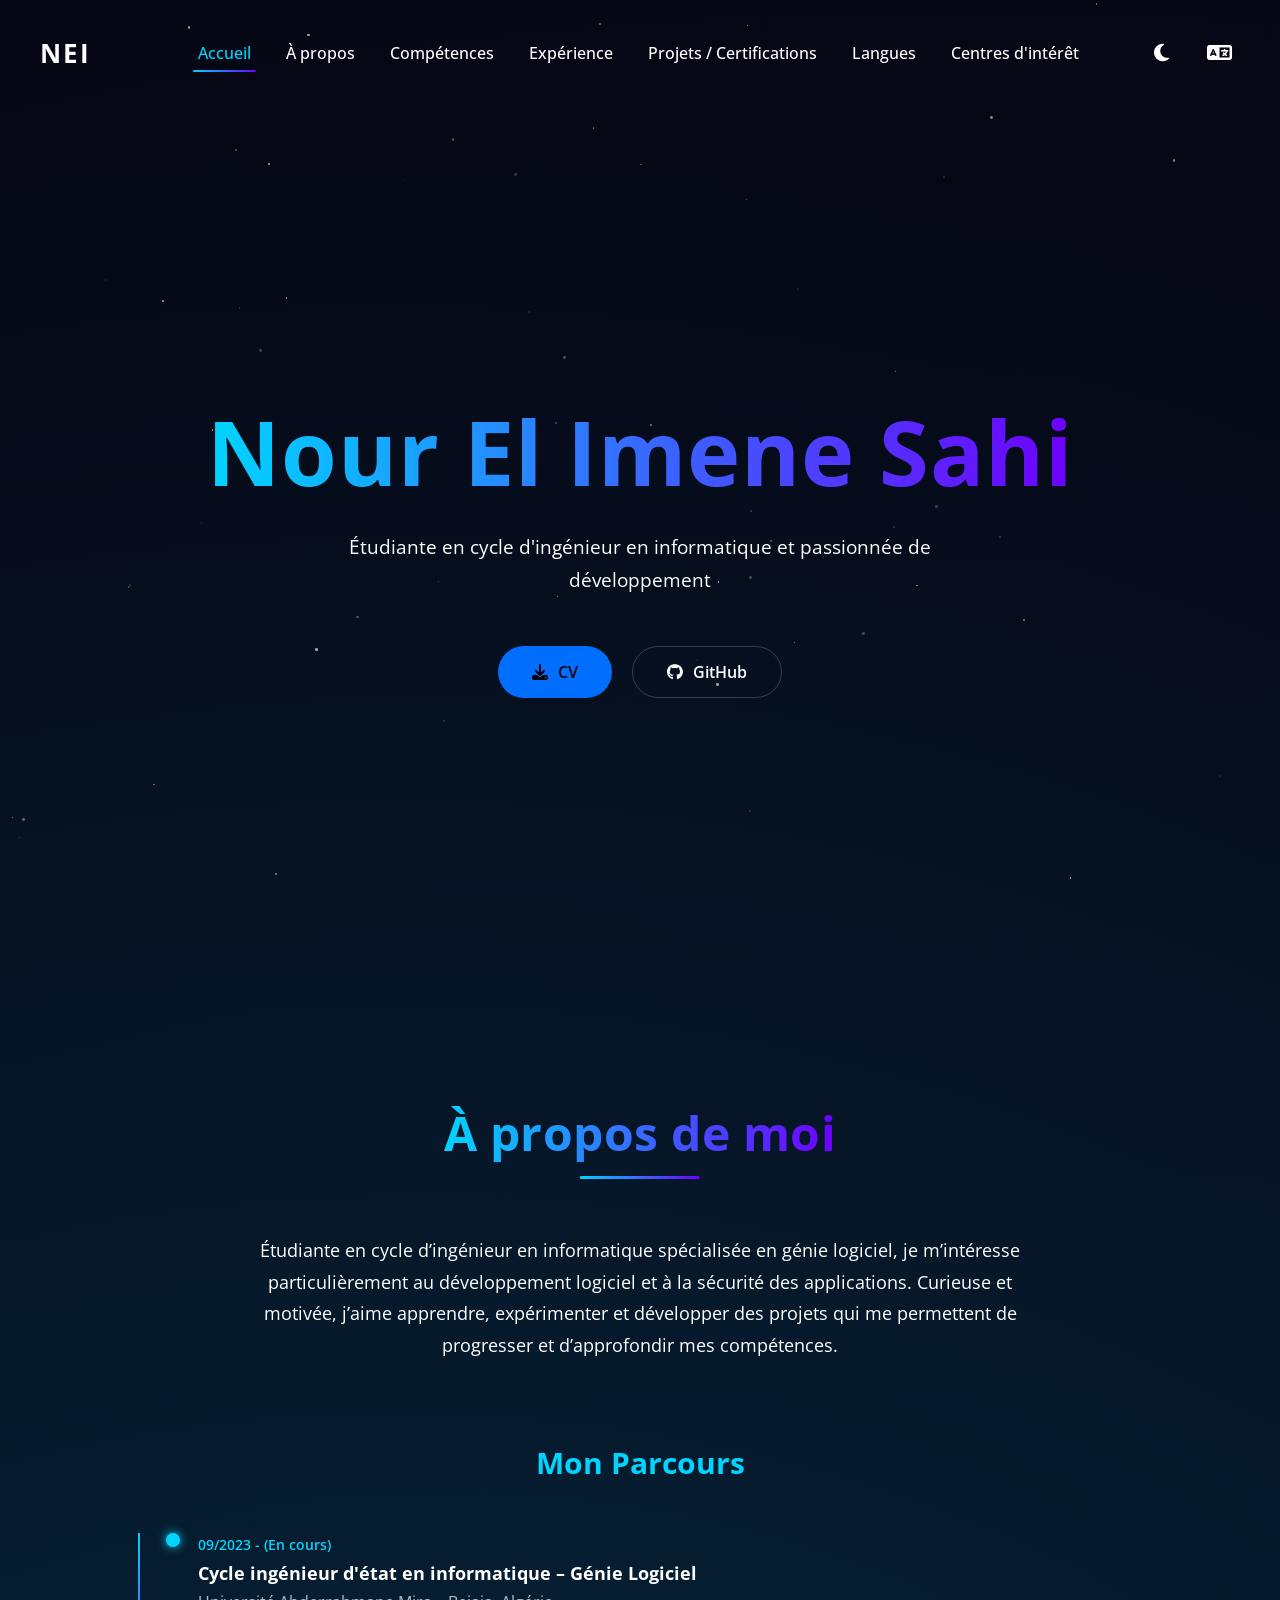
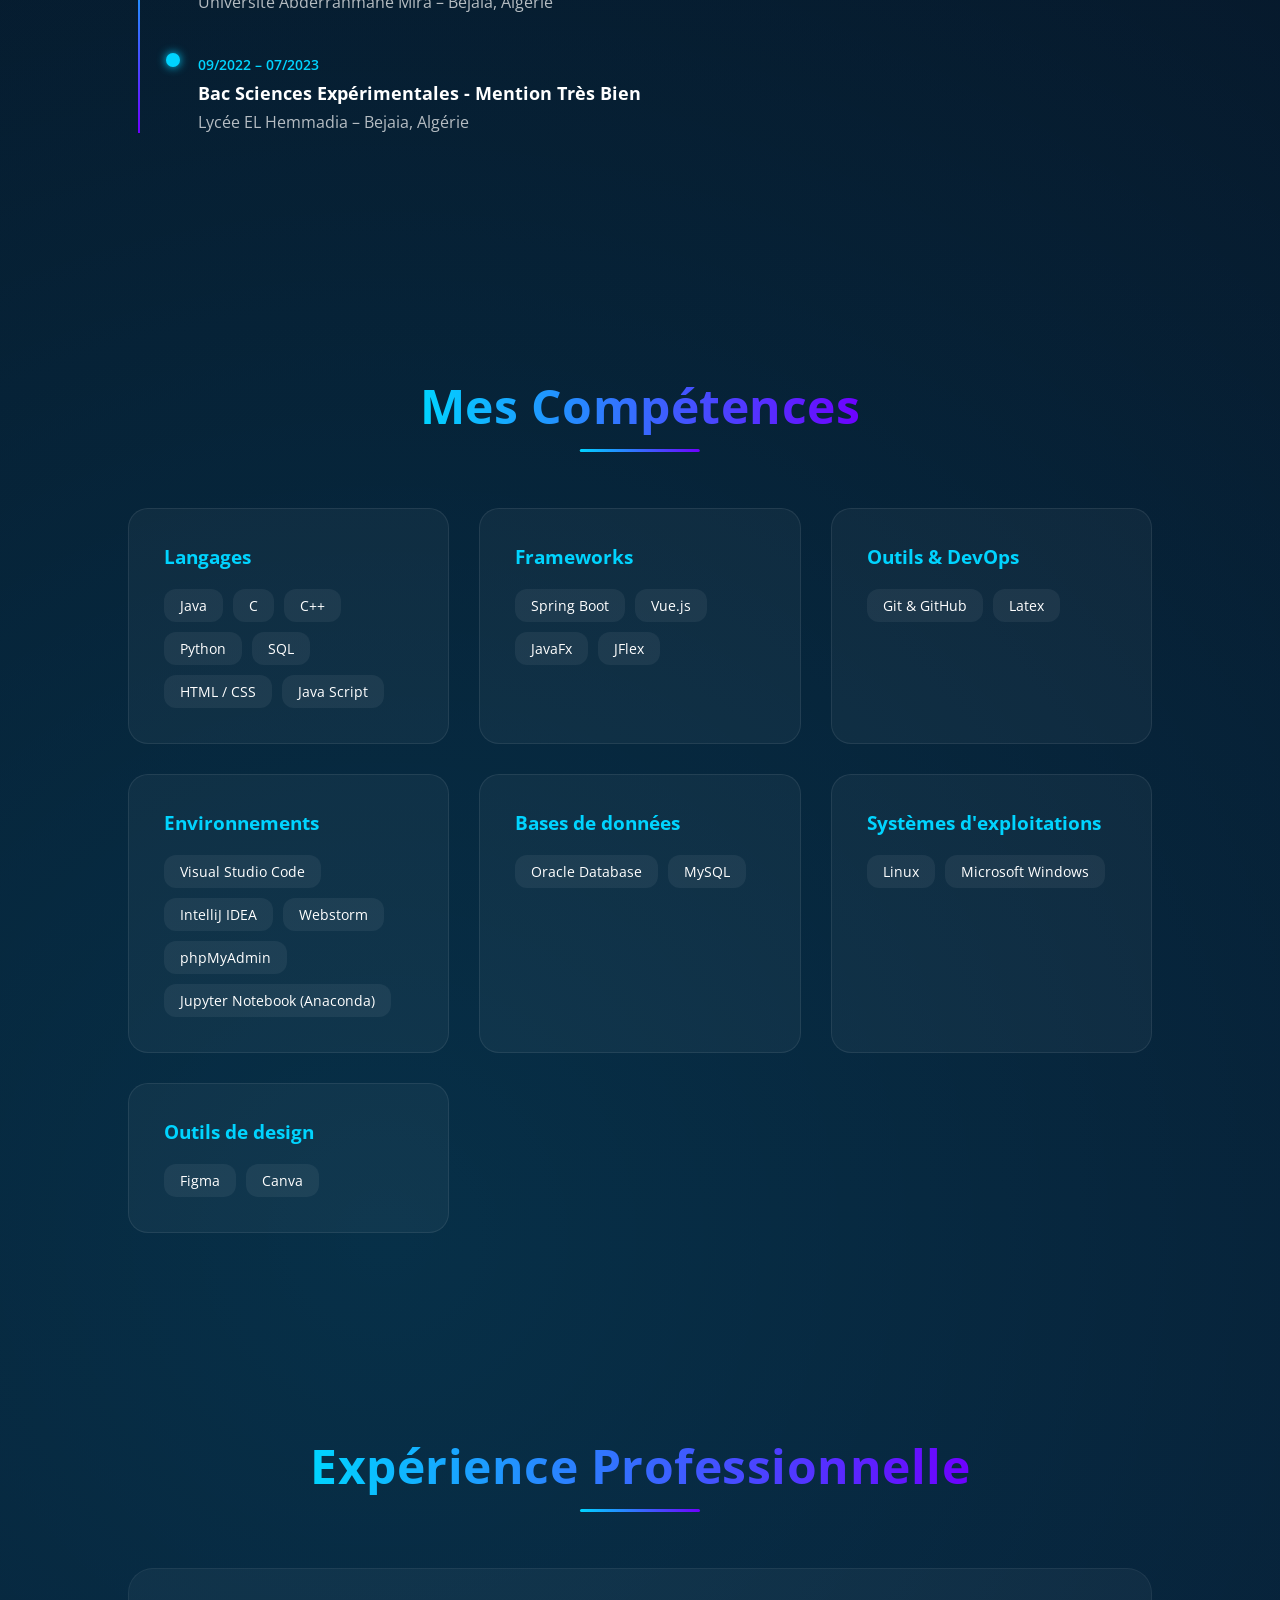
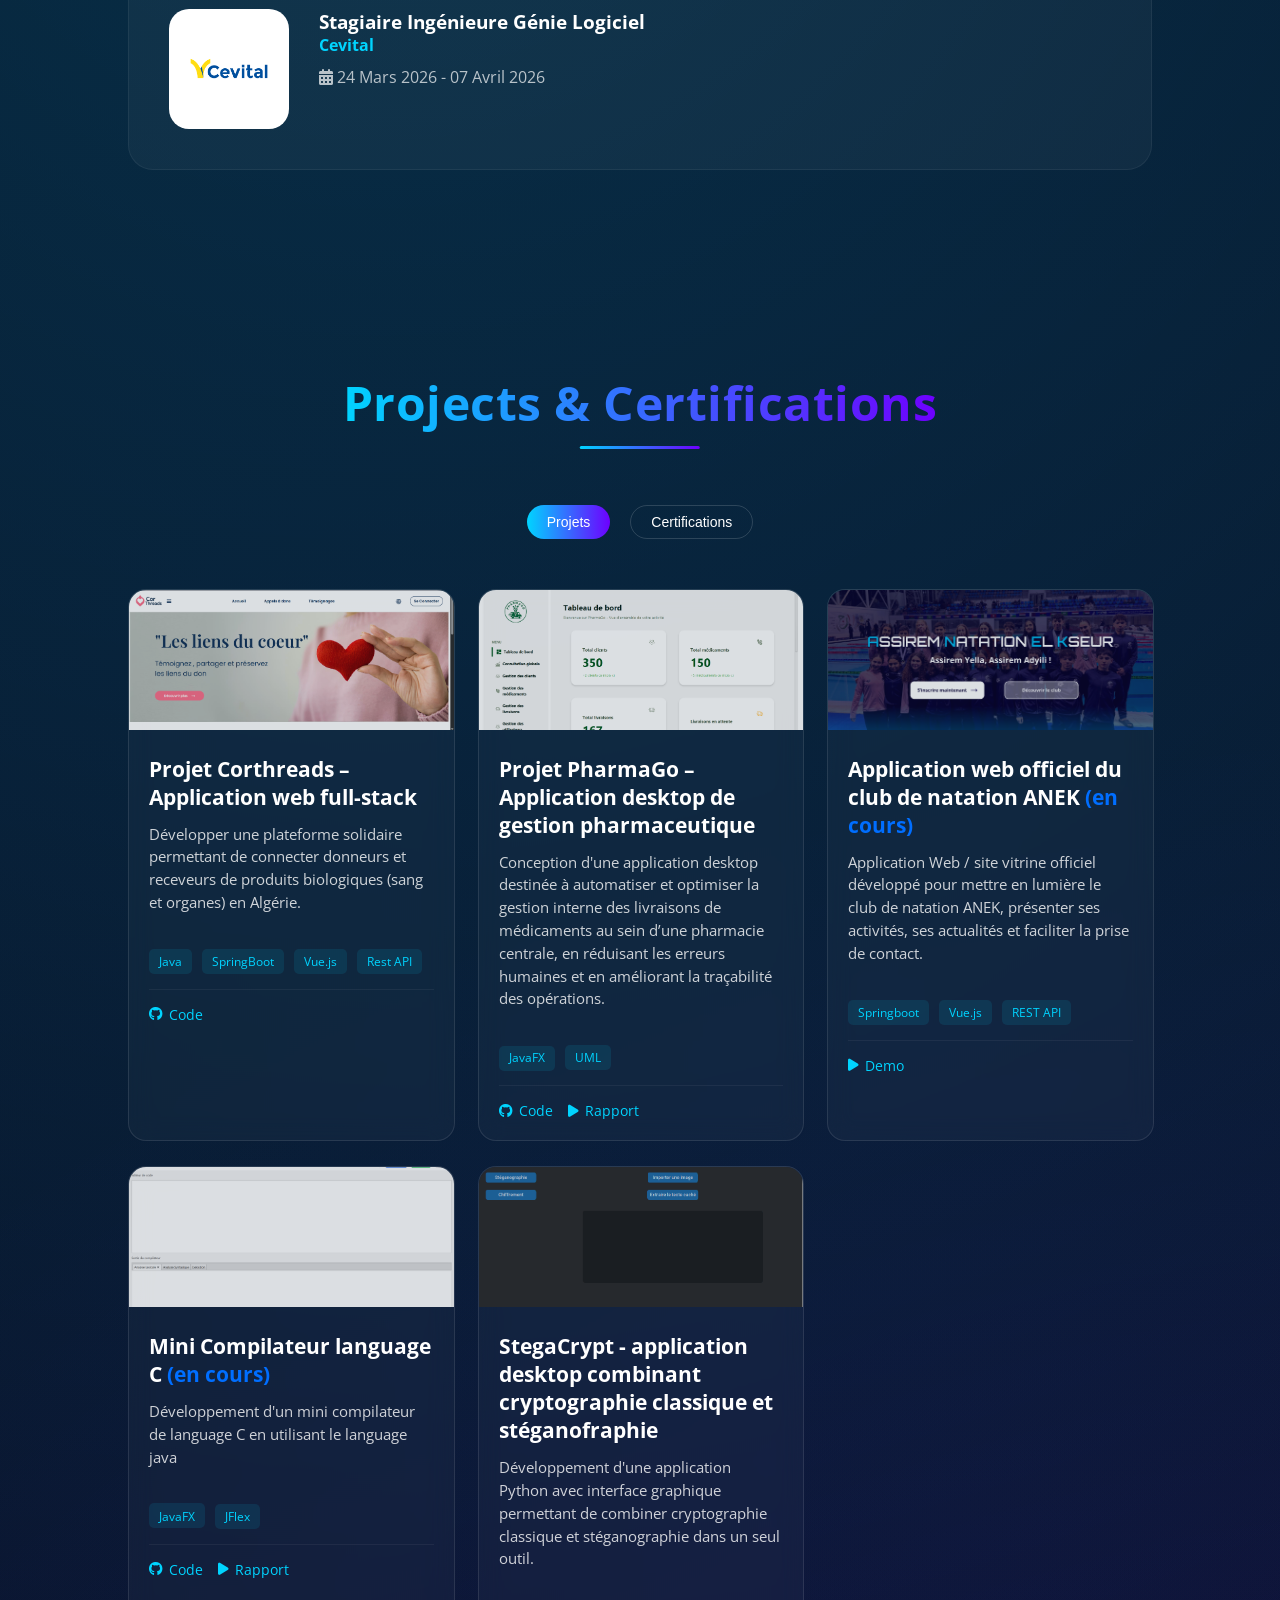
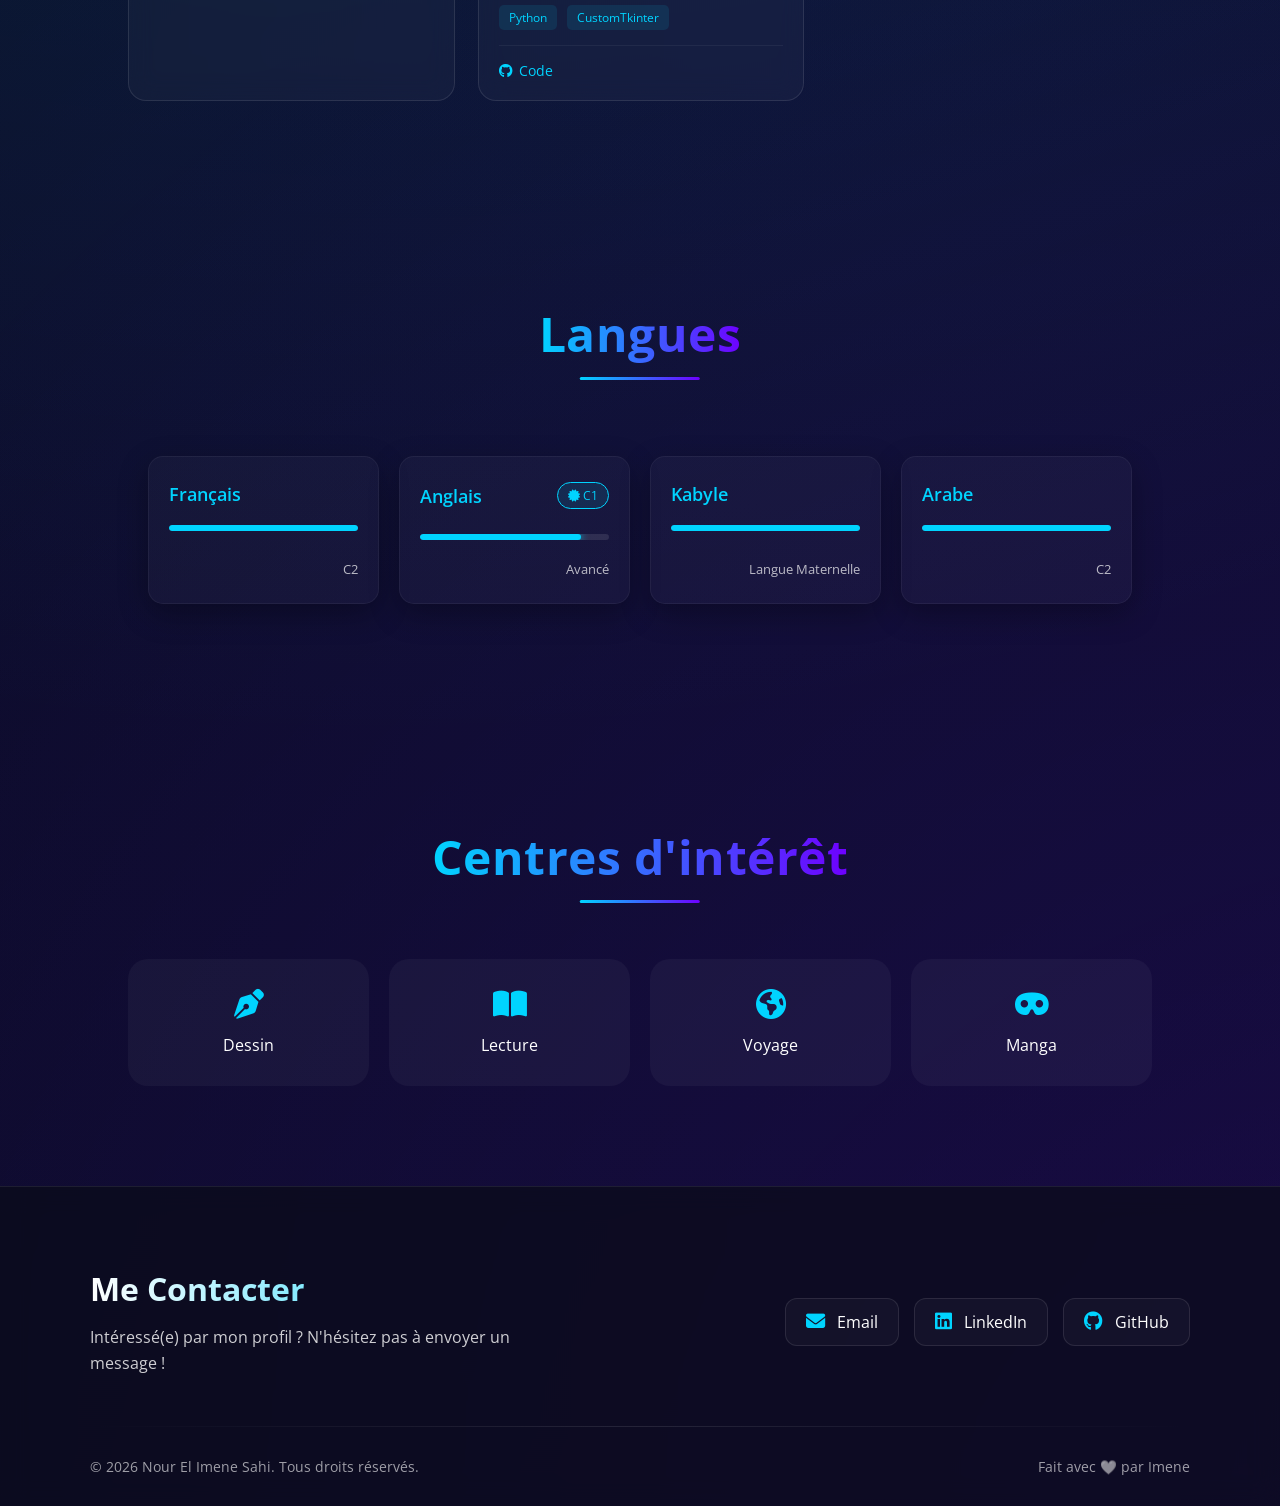
<file: index.html>
<!DOCTYPE html>
<html lang="fr">

<head>
    <meta charset="UTF-8">
    <meta name="viewport" content="width=device-width, initial-scale=1.0">
    <meta name="description"
        content="Portfolio de Nour El Imene Sahi – Étudiante en génie logiciel, projets, compétences et expérience professionnelle.">
    <link rel="icon" type="image/ong" href="assets/logo.png" />

    <title>Nour El Imene Sahi</title>

    <link rel="stylesheet" href="style.css">

    <!-- icons -->
    <link rel="stylesheet" href="https://cdnjs.cloudflare.com/ajax/libs/font-awesome/6.5.0/css/all.min.css">
    <link href="https://fonts.googleapis.com/css2?family=Open+Sans:wght@400;500;600&display=swap" rel="stylesheet">

    <script src="script.js" defer></script>
</head>

<body class="dark">

    <div class="cursor-glow"></div>

    <header>

        <nav class="navbar">

            <div class="logo">NEI</div>

            <ul class="nav-links">

                <li><a href="#home" data-fr="Accueil" data-en="Home">Accueil</a></li>
                <li><a href="#about" data-fr="À propos" data-en="About">À propos</a></li>
                <li><a href="#skills" data-fr="Compétences" data-en="Skills">Compétences</a></li>
                <li><a href="#experience" data-fr="Expérience" data-en="Experience">Expérience</a></li>
                <li><a href="#projects" data-fr="Projets / Certifications" data-en="Projects / Certifications">Projets /
                        Certifications</a></li>
                <li><a href="#languages" data-fr="Langues" data-en="Languages">Langues</a></li>
                <li><a href="#interests" data-fr="Centres d'intérêt" data-en="Interests">Centres d'intérêt</a></li>

            </ul>

            <div class="nav-icons">

                <i class="fa-solid fa-moon theme-toggle"></i>

                <i class="fa-solid fa-language lang-toggle"></i>

                <div class="burger">
                    <span></span>
                    <span></span>
                    <span></span>
                </div>

            </div>

        </nav>

    </header>
    <section class="hero" id="home">
        <h1 class="reveal"><span class="gradient-text">Nour El Imene Sahi</span></h1>
        <p class="reveal" data-fr="Étudiante en cycle d'ingénieur en informatique et passionnée de développement"
            data-en="Computer Science engineering student and software development enthusiast.">
            Étudiante en cycle d'ingénieur en informatique et passionnée de développement
        </p>
        <div class="cta-buttons reveal">
            <a href="assets/CV.pdf" class="btn btn-primary" target="_blank" download="NourElImeneSahi_CV.pdf">
                <i class="fa-solid fa-download"></i> CV
            </a>
            <a href="https://github.com/ImeneeSh" class="btn btn-secondary" target="_blank">
                <i class="fa-brands fa-github"></i> GitHub
            </a>
        </div>
    </section>

    <section id="about" class="reveal">

        <h2 class="section-title" data-fr="À propos de moi" data-en="About Me">
            À propos de moi
        </h2>

        <p style="font-size:1.1rem; line-height:1.8; max-width:800px; text-align:center; margin: 0 auto;"
            data-fr="Étudiante en cycle d’ingénieur en informatique spécialisée en génie logiciel, je m’intéresse particulièrement au développement logiciel et à la sécurité des applications. Curieuse et motivée, j’aime apprendre, expérimenter et développer des projets qui me permettent de progresser et d’approfondir mes compétences."
            data-en="Computer Science engineering student specializing in Software Engineering, with a strong interest in software development and application security. Curious and motivated, I enjoy learning, experimenting, and building projects that help me grow and strengthen my skills.">
            Étudiante en cycle d’ingénieur en informatique spécialisée en génie logiciel, je m’intéresse
            particulièrement au développement logiciel et à la sécurité des applications. Curieuse et motivée, j’aime
            apprendre, expérimenter et développer des projets qui me permettent de progresser et d’approfondir mes
            compétences.
        </p>

        <h3 class="timeline-title" data-fr="Mon Parcours" data-en="My Journey">Mon Parcours</h3>

        <div class="timeline">

            <div class="timeline-item">
                <div class="timeline-dot"></div>
                <div class="timeline-content">
                    <span class="timeline-date">09/2023 - (En cours)</span>
                    <h4 data-fr="Cycle ingénieur d'état en informatique – Génie Logiciel"
                        data-en="State Engineering Degree in Computer Science – Software Engineering">
                        Cycle ingénieur d'état en informatique – Génie Logiciel
                    </h4>
                    <p data-fr="Université Abderrahmane Mira – Bejaia, Algérie"
                        data-en="University of Bejaia – Bejaia, Algeria">
                        Université Abderrahmane Mira – Bejaia, Algérie
                    </p>
                </div>
            </div>

            <div class="timeline-item">
                <div class="timeline-dot"></div>
                <div class="timeline-content">
                    <span class="timeline-date">09/2022 – 07/2023</span>
                    <h4 data-fr="Bac Sciences Expérimentales - Mention Très Bien"
                        data-en="High School Diploma in Experimental Sciences - Honors (Very Good)">
                        Bac Sciences Expérimentales - Mention Très Bien
                    </h4>
                    <p data-fr="Lycée EL Hemmadia – Bejaia, Algérie"
                        data-en="EL Hemmadia High School – Bejaia, Algeria">
                        Lycée EL Hemmadia – Bejaia, Algérie
                    </p>
                </div>
            </div>

        </div>

    </section>

    <section id="skills" class="reveal">
        <h2 class="section-title" data-fr="Mes Compétences" data-en="My Skills">Mes Compétences</h2>
        <div class="skills-grid">
            <div class="skill-category">
                <h3 data-fr="Langages" data-en="Languages">Langages</h3>
                <div class="skill-tags">
                    <span class="tag">Java</span>
                    <span class="tag">C</span>
                    <span class="tag">C++</span>
                    <span class="tag">Python</span>
                    <span class="tag">SQL</span>
                    <span class="tag">HTML / CSS</span>
                    <span class="tag">Java Script</span>
                </div>
            </div>
            <div class="skill-category">
                <h3 data-fr="Frameworks & Librairies" data-en="Frameworks & Libraries">Frameworks</h3>
                <div class="skill-tags">
                    <span class="tag">Spring Boot</span>
                    <span class="tag">Vue.js</span>
                    <span class="tag">JavaFx</span>
                    <span class="tag">JFlex</span>
                </div>
            </div>
            <div class="skill-category">
                <h3 data-fr="Outils & DevOps" data-en="Tools & DevOps">Outils & DevOps</h3>
                <div class="skill-tags">
                    <span class="tag">Git & GitHub</span>
                    <span class="tag">Latex</span>
                </div>
            </div>
            <div class="skill-category">
                <h3 data-fr="Environnements" data-en="Envirnements">Environnements</h3>
                <div class="skill-tags">
                    <span class="tag">Visual Studio Code</span>
                    <span class="tag">IntelliJ IDEA</span>
                    <span class="tag">Webstorm</span>
                    <span class="tag">phpMyAdmin</span>
                    <span class="tag">Jupyter Notebook (Anaconda)</span>
                </div>
            </div>
            <div class="skill-category">
                <h3 data-fr="Bases de données" data-en="Databases">Bases de données</h3>
                <div class="skill-tags">
                    <span class="tag">Oracle Database</span>
                    <span class="tag">MySQL</span>
                </div>
            </div>
            <div class="skill-category">
                <h3 data-fr="Systèmes d'exploitations" data-en="Operating Systems">Systèmes d'exploitations</h3>
                <div class="skill-tags">
                    <span class="tag">Linux</span>
                    <span class="tag">Microsoft Windows</span>
                </div>
            </div>
            <div class="skill-category">
                <h3 data-fr="Outils de design" data-en="Design Tools">Outils de design</h3>
                <div class="skill-tags">
                    <span class="tag">Figma</span>
                    <span class="tag">Canva</span>
                </div>
            </div>
        </div>
    </section>

    <section id="experience" class="reveal">
        <h2 class="section-title" data-fr="Expérience Professionnelle" data-en="Professional Experience">Expérience
            Professionnelle</h2>
        <div class="experience-card">
            <div class="logo-company">
                <img src="assets/Cevital-Logo.png" alt="Cevital Logo">
            </div>
            <div class="exp-details">
                <h3 data-fr="Stagiaire en génie logiciel" data-en="Software Engineering Intern">Stagiaire
                    Ingénieure Génie Logiciel</h3>
                <h4 style="color: var(--accent-blue);">Cevital</h4>
                <p style="margin: 10px 0; opacity: 0.7;">
                    <i class="fa-solid fa-calendar-days"></i> 24 Mars 2026 - 07 Avril 2026
                </p>
                <!--<p data-fr="Mission : ??" data-en="Mission: ??">
                    Mission : ???
                </p>
                <a href="assets/Rapport_Stage.pdf" class="rapport" data-fr="Rapport de stage"
                    data-en="Internship Report">
                    <i class="fa-solid fa-download"></i> Rapport de stage
                </a>-->
            </div>
        </div>
    </section>

    <section id="projects" class="reveal">

        <h2 class="section-title">Projects & Certifications</h2>

        <div class="filter-buttons">

            <button class="filter-btn active" data-filter="projects" data-fr="Projets" data-en="Projects">
                Projets
            </button>

            <button class="filter-btn" data-filter="certifications">
                Certifications
            </button>

        </div>

        <div class="projects-grid filter-item projects active">

            <div class="project-card">

                <div class="project-img">
                    <img src="assets/corthreads.png">
                </div>

                <div class="project-info">

                    <h3 data-fr="Projet Corthreads – Application web full-stack"
                        data-en="Corthreads Project – Full-Stack Web Application">Projet Corthreads – Application web
                        full-stack</h3>

                    <p data-fr="Développer une plateforme solidaire permettant de connecter donneurs et receveurs de produits
                        biologiques (sang et organes) en Algérie."
                        data-en="Development of a solidarity-based platform connecting donors and recipients of biological products (blood and organs) in Algeria.">
                        Développer une plateforme solidaire permettant de connecter donneurs et receveurs de produits
                        biologiques (sang et organes) en Algérie.
                    </p>

                    <div class="project-tags">
                        <span>Java</span>
                        <span>SpringBoot</span>
                        <span>Vue.js</span>
                        <span>Rest API</span>
                    </div>

                    <div class="project-links">

                        <a href="https://github.com/ImeneeSh/corthreads" target="_blank">
                            <i class="fa-brands fa-github"></i> Code
                        </a>

                    </div>

                </div>
            </div>

            <div class="project-card">

                <div class="project-img">
                    <img src="assets/pharmago.png">
                </div>

                <div class="project-info">

                    <h3 data-fr="Projet PharmaGo – Application desktop de gestion pharmaceutique"
                        data-en="PharmaGo – A Desktop Application for Pharmaceutical Management">Projet PharmaGo –
                        Application desktop de gestion pharmaceutique</h3>

                    <p data-fr="Conception d'une application desktop destinée à automatiser et optimiser la gestion interne des
                        livraisons de médicaments au sein d’une pharmacie centrale, en réduisant les erreurs humaines et
                        en améliorant la traçabilité des opérations."
                        data-en="Design of a desktop application aimed at automating and optimizing the internal management of pharmaceutical deliveries within a central pharmacy, reducing human errors and improving operational traceability.">
                        Conception d'une application desktop destinée à automatiser et optimiser la gestion interne des
                        livraisons de médicaments au sein d’une pharmacie centrale, en réduisant les erreurs humaines et
                        en améliorant la traçabilité des opérations.
                    </p>

                    <div class="project-tags">
                        <span>JavaFX</span>
                        <span>UML</span>
                    </div>

                    <div class="project-links">

                        <a href="https://github.com/ImeneeSh/PharmaGo" target="_blank">
                            <i class="fa-brands fa-github"></i> Code
                        </a>

                        <a href="assets/Rapport_PharmaGo.pdf" target="_blank" data-fr="Rapport"
                            data-en="Project Report">
                            <i class="fa-solid fa-play"></i> Rapport
                        </a>

                    </div>

                </div>
            </div>

            <div class="project-card">

                <div class="project-img">
                    <img src="assets/assirem.png">
                </div>

                <div class="project-info">

                    <h3 data-fr="Application web officiel du club de natation ANEK"
                        data-en="Official Web Application of the ANEK Swimming Club">Application web officiel du club de
                        natation ANEK <span>(en cours)</span></h3>

                    <p data-fr="Application Web / site vitrine officiel développé pour mettre en lumière le club de natation ANEK, présenter ses activités, ses actualités et faciliter la prise de contact."
                        data-en="Official web application / showcase website developed to highlight the ANEK swimming club, present its activities, news, and facilitate contact.">
                        Application Web / site vitrine officiel développé pour mettre en lumière le club de natation
                        ANEK, présenter ses activités, ses actualités et faciliter la prise de contact.
                    </p>

                    <div class="project-tags">
                        <span>Springboot</span>
                        <span>Vue.js</span>
                        <span>REST API</span>
                    </div>

                    <div class="project-links">

                        <a href="lientempo">
                            <i class="fa-solid fa-play"></i> Demo
                        </a>

                    </div>

                </div>
            </div>

            <div class="project-card">

                <div class="project-img">
                    <img src="assets/compil.png">
                </div>

                <div class="project-info">

                    <h3 data-fr="Mini Compilateur language C" data-en="Mini C Language Compiler">Mini Compilateur
                        language C <span>(en cours)</span></h3>

                    <p data-fr="Développement d'un mini compilateur de language C en utilisant le language java"
                        data-en="Development of a mini C language compiler using Java.">
                        Développement d'un mini compilateur de language C en utilisant le language java
                    </p>

                    <div class="project-tags">
                        <span>JavaFX</span>
                        <span>JFlex</span>
                    </div>

                    <div class="project-links">

                        <a href="https://github.com/linaMCH/Compilateur-C" target="_blank">
                            <i class="fa-brands fa-github"></i> Code
                        </a>

                        <a href="lientempo">
                            <i class="fa-solid fa-play"></i> Rapport
                        </a>

                    </div>

                </div>

            </div>

            <div class="project-card">

                <div class="project-img">
                    <img src="assets/stegacrypt.png">
                </div>

                <div class="project-info">

                    <h3 data-fr="StegaCrypt - application desktop combinant cryptographie classique et stéganofraphie"
                        data-en="StegaCrypt – Desktop application combining classical cryptography and steganography">
                        StegaCrypt - application desktop combinant cryptographie classique et stéganofraphie</h3>

                    <p data-fr="Développement d'une application Python avec interface graphique permettant de combiner cryptographie classique et stéganographie dans un seul outil."
                        data-en="Development of a Python application with a graphical interface, enabling the combination of classical cryptography and steganography in a single tool.">
                        Développement d'une application Python avec interface graphique permettant de combiner
                        cryptographie classique et stéganographie dans un seul outil.
                    </p>

                    <div class="project-tags">
                        <span>Python</span>
                        <span>CustomTkinter</span>
                    </div>

                    <div class="project-links">

                        <a href="https://github.com/ImeneeSh/StegaCrypt" target="_blank">
                            <i class="fa-brands fa-github"></i> Code
                        </a>

                    </div>

                </div>

            </div>

        </div>

        <div class="cert-grid filter-item certifications">

            <div class="cert-card" data-date="2023-09-10">

                <div class="cert-date">
                    <i class="fa-solid fa-calendar"></i> 09-2023
                </div>

                <h3>Informatique pour Débutants</h3>

                <p>BrainerX</p>

                <a href="lientempo" data-fr="Voir certificat" data-en="View certificate">
                    Voir certificat
                </a>

            </div>

            <div class="cert-card" data-date="2025-03-10">

                <div class="cert-date">
                    <i class="fa-solid fa-calendar"></i> 03-2025
                </div>

                <h3>Création de site web</h3>

                <p>IFTGIE Tusna</p>

                <a href="assets/CSW_certif.pdf" target="_blank" data-fr="Voir certificat" data-en="View certificate">
                    Voir certificat
                </a>

            </div>

            <div class="cert-card" data-date="2025-06-10">

                <div class="cert-date">
                    <i class="fa-solid fa-calendar"></i> 06-2025
                </div>

                <h3>Préparer votre carrière dans la cybersécurité (formation Microsoft via LinkedIn Learning)</h3>

                <p>Microsoft</p>

                <a href="https://www.linkedin.com/learning/certificates/776288c38e32edac96e8bf437177c75f1b4253c7eaf7f993f25514b5a7712618?trk=share_certificate"
                    target="_blank" data-fr="Voir certificat" data-en="View certificate">
                    Voir certificat
                </a>

            </div>

            <div class="cert-card" data-date="2025-07-10">

                <div class="cert-date">
                    <i class="fa-solid fa-calendar"></i> 07-2025
                </div>

                <h3>Google UX Design Professional Certificate</h3>

                <p>Google</p>

                <a href="lientempo" data-fr="Voir certificat" data-en="View certificate">
                    Voir certificat
                </a>

            </div>
            <div class="cert-card" data-date="2025-07-11">

                <div class="cert-date">
                    <i class="fa-solid fa-calendar"></i> 07-2025
                </div>

                <h3>Foundations of Spring Boot & MVC Architecture</h3>

                <p>Board Infinity</p>

                <a href="lientempo" data-fr="Voir certificat" data-en="View certificate">
                    Voir certificat
                </a>

            </div>
            <div class="cert-card" data-date="2025-08-10">

                <div class="cert-date">
                    <i class="fa-solid fa-calendar"></i> 06-2025
                </div>

                <h3>EF SET English Certificate (C1 Advanced)</h3>

                <p>EF SET</p>

                <a href="https://cert.efset.org/5juyup" target="_blank" data-fr="Voir certificat"
                    data-en="View certificate">
                    Voir certificat
                </a>

            </div>
            <div class="cert-card" data-date="2025-08-11">

                <div class="cert-date">
                    <i class="fa-solid fa-calendar"></i> 06-2025
                </div>

                <h3>Problem Solving (Basic)</h3>

                <p>HackerRank</p>

                <a href="https://www.hackerrank.com/certificates/1f157d71e246" target="_blank" data-fr="Voir certificat"
                    data-en="View certificate">
                    Voir certificat
                </a>

            </div>

            <div class="cert-card" data-date="2026-01-10">

                <div class="cert-date">
                    <i class="fa-solid fa-calendar"></i> 01-2026
                </div>

                <h3>MOOC Sécurité numérique</h3>

                <p>ANSSI - Agence nationale de la sécurité des systèmes d'information</p>

                <a href="assets/ANSSI_certif.pdf" target="_blank" data-fr="Voir certificat" data-en="View certificate">
                    Voir certificat
                </a>

            </div>
            <div class="cert-card" data-date="2026-01-11">

                <div class="cert-date">
                    <i class="fa-solid fa-calendar"></i> 01-2026
                </div>

                <h3>Telstra - Cybersecurity Job Simulation</h3>

                <p>Forage</p>

                <a href="https://forage-uploads-prod.s3.amazonaws.com/completion-certificates/M6JGAwZ52SMusMEcK/RNhbu8QnDzthwynEf_M6JGAwZ52SMusMEcK_6956a3ff39ff7eaad9415437_1767290252865_completion_certificate.pdf"
                    target="_blank" data-fr="Voir certificat" data-en="View certificate">
                    Voir certificat
                </a>

            </div>
        </div>

    </section>

    <section id="languages" class="reveal">
        <h2 class="section-title" data-fr="Langues" data-en="Languages">Langues</h2>
        <div class="languages-container">
            <div class="lang-card">
                <span class="lang-name" data-fr="Français" data-en="French">Français</span>
                <div class="lang-bar-container">
                    <div class="lang-progress" style="width: 100%;"></div>
                </div>
                <span class="lang-level">C2</span>
            </div>

            <div class="lang-card">
                <div class="lang-header">
                    <span class="lang-name" data-fr="Anglais" data-en="English">Anglais</span>
                    <a href="https://cert.efset.org/5juyup" target="_blank" class="cert-link"
                        title="Voir la certification">
                        <i class="fas fa-certificate"></i> C1
                    </a>
                </div>
                <div class="lang-bar-container">
                    <div class="lang-progress" style="width: 85%;"></div>
                </div>
                <span class="lang-level" data-fr="Avancé" data-en="Advanced">Avancé</span>
            </div>

            <div class="lang-card">
                <span class="lang-name">Kabyle</span>
                <div class="lang-bar-container">
                    <div class="lang-progress" style="width: 100%;"></div>
                </div>
                <span class="lang-level" data-fr="Langue Maternelle" data-en="Native Speaker">Langue Maternelle</span>
            </div>

            <div class="lang-card">
                <span class="lang-name" data-fr="Arabe" data-en="Arabic">Arabe</span>
                <div class="lang-bar-container">
                    <div class="lang-progress" style="width: 100%;"></div>
                </div>
                <span class="lang-level">C2</span>
            </div>
        </div>
    </section>

    <section id="interests" class="reveal">
        <h2 class="section-title" data-fr="Centres d'intérêt" data-en="Interests">Centres d'intérêt</h2>
        <div class="interests-grid">
            <div class="interest-item">
                <i class="fa-solid fa-pen-nib"></i>
                <p data-fr="Dessin" data-en="Drawing">Dessin</p>
            </div>

            <div class="interest-item">
                <i class="fa-solid fa-book-open"></i>
                <p data-fr="Lecture" data-en="Reading">Lecture</p>
            </div>

            <div class="interest-item">
                <i class="fa-solid fa-earth-americas"></i>
                <p data-fr="Voyage" data-en="Travel">Voyage</p>
            </div>

            <div class="interest-item">
                <i class="fa-solid fa-mask"></i>
                <p data-fr="Manga" data-en="Manga">Manga</p>
            </div>
        </div>
    </section>

    <footer id="contact">
        <div class="footer-container">
            <div class="footer-main reveal">
                <div class="footer-text">
                    <h2 data-fr="Me Contacter" data-en="Contact Me">Me Contacter</h2>
                    <p data-fr="Intéressé(e) par mon profil ? N'hésitez pas à envoyer un message !"
                        data-en="Interested in my profile ? Don't hesitate to send a message !">
                        Intéressé(e) par mon profil ? N'hésitez pas à envoyer un message !
                    </p>
                </div>

                <div class="contact-links">
                    <a href="mailto:nourelimenesahi@gmail.com" class="contact-card" title="Email">
                        <i class="fa-solid fa-envelope"></i>
                        <span>Email</span>
                    </a>
                    <a href="https://www.linkedin.com/in/nour-el-imene-sahi-b2a87832a/" target="_blank"
                        class="contact-card" title="LinkedIn">
                        <i class="fa-brands fa-linkedin"></i>
                        <span>LinkedIn</span>
                    </a>
                    <a href="https://github.com/ImeneeSh" target="_blank" class="contact-card" title="GitHub">
                        <i class="fa-brands fa-github"></i>
                        <span>GitHub</span>
                    </a>
                </div>
            </div>

            <hr class="footer-divider">

            <div class="footer-bottom">
                <p>&copy; 2026 Nour El Imene Sahi. <span data-fr="Tous droits réservés."
                        data-en="All rights reserved.">Tous droits réservés.</span></p>
                <div class="footer-credits">
                    <span data-fr="Fait avec" data-en="Made with">Fait avec</span> 🤍
                    <span data-fr="par Imene" data-en="by Imene">par Imene</span>
                </div>
            </div>
        </div>
    </footer>
</body>

</html>
</file>
<file: style.css>
/* NAVIGATION FLUIDE */

html {
  scroll-behavior: smooth;
}

* {
  margin: 0;
}

/*BACKGROUND INTERACTIF MODERNE*/

body {
  --bg-dark: #050714;
  --bg-light: #f5f7ff;

  --accent-blue: #00d4ff;
  --accent-purple: #6e00ff;

  --glow-blue: rgba(0, 212, 255, 0.18);
  --glow-purple: rgba(110, 0, 255, 0.18);

  --card-dark: rgba(255, 255, 255, 0.04);
  --card-border: rgba(255, 255, 255, 0.08);

  min-height: 100vh;
  width: 100%;
  overflow-x: hidden;

  font-family: 'Open Sans', sans-serif;
  color: white;

  background-color: var(--bg-dark);
  background-image:
    radial-gradient(circle at 20% 30%, var(--glow-blue) 0%, transparent 40%),
    radial-gradient(circle at 80% 70%, var(--glow-purple) 0%, transparent 40%),
    radial-gradient(circle at 50% 50%, rgba(10, 15, 40, 1) 0%, var(--bg-dark) 100%);
  background-size: 150% 150%;
  animation: moveBackground 18s ease-in-out infinite alternate;
}

@keyframes moveBackground {
  0% {
    background-position: 0% 0%;
  }

  100% {
    background-position: 100% 100%;
  }
}

.star {
  position: absolute;
  width: 1.5px;
  height: 1.5px;
  background: rgba(255, 255, 255, 0.7);
  border-radius: 50%;
  pointer-events: none;
}

/*LIGHT MODE*/

body.light {
  color: #111;
  background-color: var(--bg-light);
  background-image:
    radial-gradient(circle at 20% 30%, rgba(0, 212, 255, 0.15) 0%, transparent 40%),
    radial-gradient(circle at 80% 70%, rgba(110, 0, 255, 0.15) 0%, transparent 40%),
    radial-gradient(circle at 50% 50%, #ffffff 0%, var(--bg-light) 100%);
}

body.light .nav-links a.active {

  color: var(--accent-blue);

}

body.light .nav-links a::after {
  background: linear-gradient(90deg, #006eff, #00c4ff);
}

body.light .nav-links a:hover {
  color: #006eff;
}

body.light .nav-links a.active {

  color: #006eff;

}

body.light .nav-links a {
  color: #111;
}

body.light .burger span {
  background: #111;
}


body.light .skill-category {

  background: rgba(255, 255, 255, 0.9);
  border: 1px solid #00d4ff;

}

body.light .skill-category h3 {
  color: #6e00ff;
}

body.light .skill-category:hover {

  border: 2px solid var(--accent-blue);

}

body.light .experience-card {

  background: rgba(255, 255, 255, 0.8);

  border: 1px solid #00d4ff;

}

body.light .experience-card:hover {

  background: rgba(255, 255, 255, 0.8);

  border: 2px solid var(--accent-blue);

}

body.light .tag {

  background: rgba(0, 0, 0, 0.05);

}

body.light .tag:hover {

  background: linear-gradient(90deg, #00d4ff, #6e00ff);

  color: #ffffff;

}

body.light .btn-secondary {

  border: 1px solid rgb(0, 0, 0);

  color: inherit;
}

body.light .project-card,
body.light .interest-item {
  background: rgba(255, 255, 255, 0.9);
  border: 1px solid rgba(0, 0, 0, 0.05);
}

body.light .contact-icon {
  color: #333;
}

body.light .lang-bar {
  background: rgba(0, 0, 0, 0.05);
}

body.light .filter-btn {
  color: #000;
  border-color: #000;
}

body.light .cert-card {
  background: #fff;
  border: 1px solid #00d4ff;
}

body.light .cert-card:hover {
  border: 2px solid #00d4ff;
}

body.light .cert-card h3 {
  color: #000;
}

body.light .lang-card:hover {
  border: 1px solid #00d4ff;
}

body.light .lang-name {
  color: #000;
}

body.light .lang-level {
  color: #000;
}

body.light .interest-item:hover {
  border: 1px solid #00d4ff;
}

/* HEADER */

header {
  position: fixed;
  top: 0;
  left: 0;
  width: 100%;
  display: flex;
  justify-content: center;
  z-index: 1000;
  padding: 20px 0;
  transition: all 0.4s ease;
}

.navbar {
  display: flex;
  justify-content: space-between;
  align-items: center;
  width: 100%;
  max-width: 1250px;
  padding: 15px 40px;
  transition: all 0.4s ease;
}

/* HEADER EFFET GLASS */

header.scrolled {
  padding: 0;
}

header.scrolled .navbar {
  border-radius: 0;
  background: rgba(5, 7, 20, 0.1);
  backdrop-filter: blur(24px);
  padding: 18px 40px;
  box-shadow: 0 4px 30px rgba(0, 0, 0, 0.1);
}

.logo {

  font-size: 26px;
  font-weight: bold;
  letter-spacing: 2px;
}

.nav-links {

  display: flex;
  gap: 25px;
  list-style: none;
}

/* NAV LINK ACTIVE */

.nav-links a.active {

  color: var(--accent-blue);

}

.nav-links a.active::after {

  width: 100%;

}

.nav-icons i {

  padding: 8px;

  border-radius: 50%;

  transition: 0.25s;
}

.nav-icons i:hover {
  transform: scale(1.15);
}

.nav-links a {
  position: relative;
  color: white;
  text-decoration: none;
  font-size: 16px;
  font-weight: 500;
  padding: 8px 5px;
  border-radius: 10px;
  transition: color 0.3s ease;
}

.nav-links a::after {
  content: "";
  position: absolute;
  left: 0;
  bottom: 0;
  width: 0%;
  height: 2px;
  background: linear-gradient(90deg, #00d4ff, #6e00ff);
  border-radius: 2px;
  transition: width 0.3s ease;
}

.nav-links a:hover::after {
  width: 100%;
}

.nav-links a:hover {
  color: #00c4ff;
}

.nav-icons {

  display: flex;
  align-items: center;
  gap: 22px;

  font-size: 20px;
  cursor: pointer;
}

/* BURGER MENU */

.burger {

  display: none;
  flex-direction: column;
  gap: 5px;
  cursor: pointer;
}

.burger span {

  width: 25px;
  height: 2px;
  background: white;

  transition: 0.3s;
}

/* SECTIONS MODERNES */

section {
  position: relative;

  margin: 120px auto;

  max-width: 1200px;

  padding: 90px 70px;

  overflow: hidden;

  transition: transform 0.45s ease,
    box-shadow 0.45s ease,
    border 0.45s ease;
}

/* glow lumineux */

section::before {
  content: "";

  position: absolute;

  width: 320px;
  height: 320px;

  top: -140px;
  left: -140px;

  filter: blur(80px);

  opacity: 0.4;

  transition: 0.6s;

  z-index: -1;
}

/* glow secondaire */

section::after {
  content: "";

  position: absolute;

  width: 300px;
  height: 300px;

  bottom: -140px;
  right: -140px;

  filter: blur(80px);

  opacity: 0.3;

  transition: 0.6s;

  z-index: -1;
}


.section-title {

  font-size: clamp(36px, 4vw, 48px);

  margin-bottom: 70px;

  text-align: center;

  position: relative;

  font-weight: 700;

  letter-spacing: 0.5px;

  display: inline-block;

  left: 50%;
  transform: translateX(-50%);

  background: linear-gradient(90deg,
      var(--accent-blue),
      var(--accent-purple));

  -webkit-background-clip: text;
  -webkit-text-fill-color: transparent;
}

.section-title::after {

  content: "";

  position: absolute;

  left: 50%;
  transform: translateX(-50%);

  bottom: -14px;

  width: 120px;
  height: 3px;

  border-radius: 3px;

  background: linear-gradient(90deg,
      var(--accent-blue),
      var(--accent-purple));

}


/* HERO SECTION */
.hero {

  height: 100vh;
  padding-bottom: 0;

  display: flex;
  flex-direction: column;

  justify-content: center;
  align-items: center;

  text-align: center;

  gap: 20px;

  background: transparent;
  border: none;

  backdrop-filter: none;
}

.hero h1 {

  font-size: clamp(48px, 8vw, 90px);

  line-height: 1.1;

  font-weight: bold;

  letter-spacing: 1px;

  margin-bottom: 10px;
}

.hero p {

  font-size: 1.2rem;

  max-width: 650px;

  opacity: 0.75;

  line-height: 1.7;

  margin-bottom: 35px;
}

.gradient-text {
  background: linear-gradient(90deg, var(--accent-blue), var(--accent-purple));
  -webkit-background-clip: text;
  -webkit-text-fill-color: transparent;
}

.hero p {
  font-size: 1.2rem;
  max-width: 600px;
  opacity: 0.8;
  margin-bottom: 30px;
}

.cta-buttons {
  display: flex;
  gap: 20px;
}

.btn {

  padding: 14px 34px;

  border-radius: 50px;

  text-decoration: none;

  font-weight: 600;

  transition: all 0.35s ease;

  display: flex;

  align-items: center;

  gap: 10px;

  position: relative;

  overflow: hidden;
}

.rapport {
  color: var(--accent-blue);
  font-size: 16px;
  margin-top: 15px;
  display: inline-flex;
  align-items: center;
  gap: 8px;
  text-decoration: none;
  overflow: hidden;
  font-weight: 600;
}


.btn-primary {

  background-color: #006eff;

  color: #000;
}

.btn-secondary {

  border: 1px solid rgba(255, 255, 255, 0.2);

  color: inherit;
}


.btn:hover {
  transform: translateY(-5px);
  box-shadow: 0 10px 20px rgba(0, 0, 0, 0.2);
}

/* SECTIONS GENERALES */
section {
  padding: 100px 10vw;
  max-width: 1400px;
  margin: 0 auto;
}


/* TIMELINE PARCOURS */

.timeline-title {

  margin-top: 80px;

  margin-bottom: 50px;

  font-size: 30px;

  text-align: center;

  color: var(--accent-blue);
}

.timeline {

  position: relative;

  margin-top: 40px;

  padding-left: 40px;

}

.timeline::before {

  content: "";

  position: absolute;

  left: 10px;

  top: 0;

  width: 2px;

  height: 100%;

  background: linear-gradient(to bottom,
      var(--accent-blue),
      var(--accent-purple));
}

.timeline-item {

  position: relative;

  margin-bottom: 40px;

}

.timeline-dot {

  position: absolute;

  left: -2px;

  width: 14px;

  height: 14px;

  background: var(--accent-blue);

  border-radius: 50%;

  box-shadow: 0 0 10px var(--accent-blue);

}

.timeline-content {

  padding-left: 30px;

}

.timeline-date {

  color: var(--accent-blue);

  font-weight: 600;

  font-size: 0.9rem;

}

.timeline-content h4 {

  margin: 6px 0;

  font-size: 1.1rem;

}

.timeline-content p {

  opacity: 0.7;

}


/* COMPETENCES */
.skills-grid {
  display: grid;
  grid-template-columns: repeat(auto-fit, minmax(250px, 1fr));
  gap: 30px;
}

.skill-category {

  background: rgba(255, 255, 255, 0.04);

  padding: 35px;

  border-radius: 20px;

  border: 1px solid rgba(255, 255, 255, 0.08);

  transition: all 0.35s ease;
}

.skill-category:hover {

  transform: translateY(-10px) scale(1.02);

  border: 1px solid rgba(0, 212, 255, 0.5);

  box-shadow: 0 15px 40px rgba(0, 0, 0, 0.4);
}

.skill-category h3 {
  margin-bottom: 20px;
  color: var(--accent-blue);
}

.skill-tags {
  display: flex;
  flex-wrap: wrap;
  gap: 10px;
}

.tag {

  background: rgba(255, 255, 255, 0.06);

  padding: 7px 16px;

  border-radius: 12px;

  font-size: 0.85rem;

  transition: 0.25s;
}

.tag:hover {

  background: linear-gradient(90deg, #00d4ff, #6e00ff);

  color: #000;
}


/* EXPERIENCE */
.experience-card {

  display: flex;
  gap: 30px;

  background: rgba(255, 255, 255, 0.04);

  padding: 40px;

  border-radius: 25px;

  border: 1px solid rgba(255, 255, 255, 0.06);

  transition: 0.35s;
}

.experience-card:hover {

  transform: translateY(-10px);

  box-shadow: 0 20px 60px rgba(0, 0, 0, 0.45);

  border: 1px solid rgba(0, 212, 255, 0.5);
}

.logo-company {
  width: 100px;
  height: 100px;
  background: white;
  border-radius: 20px;
  display: flex;
  align-items: center;
  justify-content: center;
  padding: 10px;
}

.logo-company img {
  max-width: 100%;
}

/* ANIMATION D'APPARITION*/
.reveal {
  opacity: 0;
  transform: translateY(40px);
  transition: 0.8s ease;
}

.reveal.active {
  opacity: 1;
  transform: translateY(0);
}

/* FILTER PROJECTS CERTIFICATIONS */

.filter-buttons {

  display: flex;
  justify-content: center;
  gap: 20px;
  margin-bottom: 50px;

}

.filter-btn {

  padding: 8px 20px;

  border-radius: 20px;

  font-size: 14px;

  border: 1px solid rgba(255, 255, 255, 0.15);

  color: #ffffff;

  background: transparent;

  cursor: pointer;

  transition: 0.3s;

}

.filter-btn.active {

  background: linear-gradient(90deg, var(--accent-blue), var(--accent-purple));

  color: #ffffff;

  border: none;

}

.filter-btn:hover {
  background: linear-gradient(90deg, var(--accent-blue), var(--accent-purple));
  transition: 0.3s;
}

.filter-item {
  display: none;
}

.filter-item.active {
  display: grid;
}

/* PROJETS & CERTIFICATIONS */

.projects-grid,
.cert-grid {
  display: grid;
  grid-template-columns: repeat(auto-fit, minmax(300px, 1fr));
  gap: 25px;
  max-width: 1100px;
  margin: auto;
}

.project-card,
.cert-card {
  background: rgba(255, 255, 255, 0.03);
  border: 1px solid rgba(255, 255, 255, 0.1);
  border-radius: 18px;
  overflow: hidden;
  transition: 0.35s;
  width: 100%;
  max-width: none;
  display: flex;
  flex-direction: column;
  backdrop-filter: blur(12px);
}

.project-img {
  width: 100%;
  overflow: hidden;
}

.project-img img {
  width: 100%;
  height: 100%;
  object-fit: cover;
  transition: transform 0.5s ease;
}

.project-card:hover {
  transform: translateY(-10px);
  border-color: var(--accent-blue);
  box-shadow: 0 15px 35px rgba(0, 0, 0, 0.3);
}

.project-img img {

  width: 100%;

  height: 140px;

  object-fit: cover;

  opacity: 0.85;

  transition: 0.4s;

}

.project-card:hover img {

  transform: scale(1.05);

  opacity: 1;

}

.project-info {
  padding: 20px;
  display: flex;
  flex-direction: column;
  flex-grow: 1;
}

.project-info h3 {
  font-size: 1.3rem;
  margin-bottom: 12px;
}

.project-info h3 span {
  color: #006eff;
}

.project-info p {
  font-size: 0.95rem;
  opacity: 0.8;
  line-height: 1.5;
  margin-bottom: 20px;
}

.project-tags {
  display: flex;
  gap: 10px;
  margin-top: 15px;
}

.project-tags span {
  font-size: 0.75rem;
  padding: 4px 10px;
  background: rgba(0, 212, 255, 0.1);
  border-radius: 5px;
  color: var(--accent-blue);
}

.project-links {
  margin-top: auto;
  padding-top: 15px;
  border-top: 1px solid rgba(255, 255, 255, 0.05);
}

.cert-card {
  background: rgba(255, 255, 255, 0.03);
  border: 1px solid rgba(255, 255, 255, 0.08);
  border-radius: 16px;
  padding: 20px;
  text-align: center;
  backdrop-filter: blur(12px);
  transition: all 0.3s ease;
  display: flex;
  flex-direction: column;
  align-items: center;
  justify-content: center;
  min-height: 180px;
  position: relative;
  box-sizing: border-box;
}

.cert-card h3 {
  font-size: 1.1rem;
  margin-bottom: 8px;
  margin-top: 15%;
  color: #fff;
}

.cert-card p {
  font-size: 0.9rem;
  opacity: 0.7;
  margin-bottom: 20px;
  padding-bottom: 0 !important;
}

.cert-card a {
  text-decoration: none;
  color: var(--accent-blue);
  font-size: 13px;
  font-weight: 600;
  padding: 8px 16px;
  border: 1px solid rgba(0, 212, 255, 0.3);
  border-radius: 8px;
  transition: 0.3s;
  background: transparent;
}

.cert-card:hover {
  transform: translateY(-5px);
  background: rgba(255, 255, 255, 0.06);
  border-color: var(--accent-blue);
  box-shadow: 0 10px 25px rgba(0, 0, 0, 0.3);
}

.cert-card a:hover {
  background: var(--accent-blue);
  color: #000;
}

.cert-date {
  position: absolute;
  top: 12px;
  right: 12px;
  font-size: 11px;
  padding: 5px 10px;

  border-radius: 20px;

  background: rgba(0, 212, 255, 0.12);
  border: 1px solid rgba(0, 212, 255, 0.3);

  color: var(--accent-blue);

  backdrop-filter: blur(10px);
}

.project-links {
  display: flex;
  gap: 15px;
  margin-top: 15px;
}

.project-links a {
  text-decoration: none;
  color: var(--accent-blue);
  font-size: 14px;
  display: flex;
  align-items: center;
  gap: 6px;
}

.project-links a:hover {
  opacity: 0.7;
}

.cert-grid {
  grid-template-columns: repeat(auto-fit, minmax(250px, 1fr));
  gap: 30px;
  width: 100%;
  max-width: 1100px;
  margin: 40px auto;
  padding: 0;
  box-sizing: border-box;
}


/* LANGUES */

.languages-container {
  display: grid;
  grid-template-columns: repeat(auto-fit, minmax(220px, 1fr));
  gap: 20px;
  max-width: 1000px;
  margin: 0 auto;
  padding: 20px;
}

.lang-card {
  background: rgba(255, 255, 255, 0.03);
  border: 1px solid rgba(255, 255, 255, 0.05);
  border-radius: 15px;
  padding: 25px 20px;
  box-shadow: 0 10px 30px rgba(0, 0, 0, 0.3);
  transition: transform 0.3s ease, background 0.3s ease;
  display: flex;
  flex-direction: column;
  justify-content: space-between;
}

.lang-card:hover {
  transform: translateY(-5px);
  background: rgba(255, 255, 255, 0.06);
  border-color: var(--accent-blue);
}

.lang-header {
  display: flex;
  justify-content: space-between;
  align-items: center;
  margin-bottom: 15px;
}

.lang-name {
  color: var(--accent-blue);
  font-weight: 600;
  font-size: 1.1rem;
}

.cert-link {
  font-size: 0.75rem;
  background: rgba(0, 212, 255, 0.1);
  color: var(--accent-blue);
  padding: 4px 10px;
  border-radius: 20px;
  text-decoration: none;
  border: 1px solid var(--accent-blue);
  transition: 0.3s;
}

.cert-link:hover {
  background: var(--accent-blue);
  color: #000;
}

.lang-bar-container {
  width: 100%;
  height: 6px;
  background: rgba(255, 255, 255, 0.1);
  border-radius: 10px;
  margin: 10px 0;
  overflow: hidden;
}

.lang-progress {
  height: 100%;
  background: var(--accent-blue);
  box-shadow: 0 0 10px var(--accent-blue);
  border-radius: 10px;
}

.lang-level {
  font-size: 0.8rem;
  color: #fff;
  opacity: 0.7;
  text-align: right;
  margin-top: 10px;
}

/* CENTRES D'INTERET */
.interests-grid {
  display: grid;
  grid-template-columns: repeat(auto-fit, minmax(150px, 1fr));
  gap: 20px;
  text-align: center;
}

.interest-item {
  background: rgba(255, 255, 255, 0.04);
  padding: 30px 20px;
  border-radius: 20px;
  transition: 0.3s;
}

.interest-item i {
  font-size: 30px;
  color: var(--accent-blue);
  margin-bottom: 15px;
}

.interest-item:hover {
  background: rgba(255, 255, 255, 0.08);
  transform: scale(1.05);
}

/* FOOTER & CONTACT */
footer {
  padding: 80px 5% 30px 5%;
  background: rgba(10, 12, 25, 0.7);
  backdrop-filter: blur(12px);
  -webkit-backdrop-filter: blur(12px);
  border-top: 1px solid rgba(255, 255, 255, 0.08);
  color: #fff;
}

.footer-container {
  max-width: 1100px;
  margin: 0 auto;
}

.footer-main {
  display: flex;
  justify-content: space-between;
  align-items: center;
  flex-wrap: wrap;
  gap: 40px;
  margin-bottom: 50px;
}

.footer-text h2 {
  font-size: 2rem;
  margin-bottom: 15px;
  background: linear-gradient(90deg, #fff, var(--accent-blue));
  -webkit-background-clip: text;
  -webkit-text-fill-color: transparent;
}

.footer-text p {
  opacity: 0.8;
  max-width: 450px;
  line-height: 1.6;
}

.contact-links {
  display: flex;
  gap: 15px;
}

.contact-card {
  display: flex;
  align-items: center;
  gap: 12px;
  padding: 12px 20px;
  background: rgba(255, 255, 255, 0.03);
  border: 1px solid rgba(255, 255, 255, 0.1);
  border-radius: 12px;
  color: #fff;
  text-decoration: none;
  transition: all 0.3s ease;
}

.contact-card i {
  font-size: 1.2rem;
  color: var(--accent-blue);
}

.contact-card:hover {
  background: rgba(0, 212, 255, 0.1);
  border-color: var(--accent-blue);
  transform: translateY(-3px);
  box-shadow: 0 5px 15px rgba(0, 0, 0, 0.3);
}

.footer-divider {
  border: none;
  height: 1px;
  background: linear-gradient(90deg, transparent, rgba(255, 255, 255, 0.1), transparent);
  margin-bottom: 30px;
}

.footer-bottom {
  display: flex;
  justify-content: space-between;
  align-items: center;
  opacity: 0.6;
  font-size: 0.85rem;
}

/* MOBILE */

@media(max-width:900px) {

  .nav-links {

    position: fixed;

    top: 0;
    right: -120%;

    flex-direction: column;
    align-items: center;
    justify-content: center;

    gap: 40px;

    width: 100%;
    height: 100vh;

    background: rgba(5, 7, 20, 0.95);
    backdrop-filter: blur(40px);
    -webkit-backdrop-filter: blur(35px);

    transition: 0.5s;
  }

  .nav-links a {
    font-size: 24px;
  }

  .nav-links.active {
    right: 0;
  }

  .burger {
    display: flex;
  }

  body.light .nav-links a {
    color: #ffffff;

  }

}

@media (max-width: 768px) {

  .experience-card {
    flex-direction: column;
    align-items: center;
    text-align: center;
  }

  .logo-company {
    width: 80px;
    height: 80px;
  }

  .exp-details {
    width: 100%;
  }

  .rapport {
    padding-left: 0;
    justify-content: center;
  }


  section {
    padding: 80px 25px;
  }

  .section-title {
    font-size: 32px;
  }

  .footer-main {
    flex-direction: column;
    text-align: center;
  }

  .footer-bottom {
    flex-direction: column;
    gap: 10px;
  }

  .contact-links {
    justify-content: center;
    flex-wrap: wrap;
  }

}

/* BURGER ANIMATION */

.burger.open span:nth-child(1) {
  transform: rotate(45deg) translateY(8px);
}

.burger.open span:nth-child(2) {
  opacity: 0;
}

.burger.open span:nth-child(3) {
  transform: rotate(-45deg) translateY(-8px);
}
</file>
